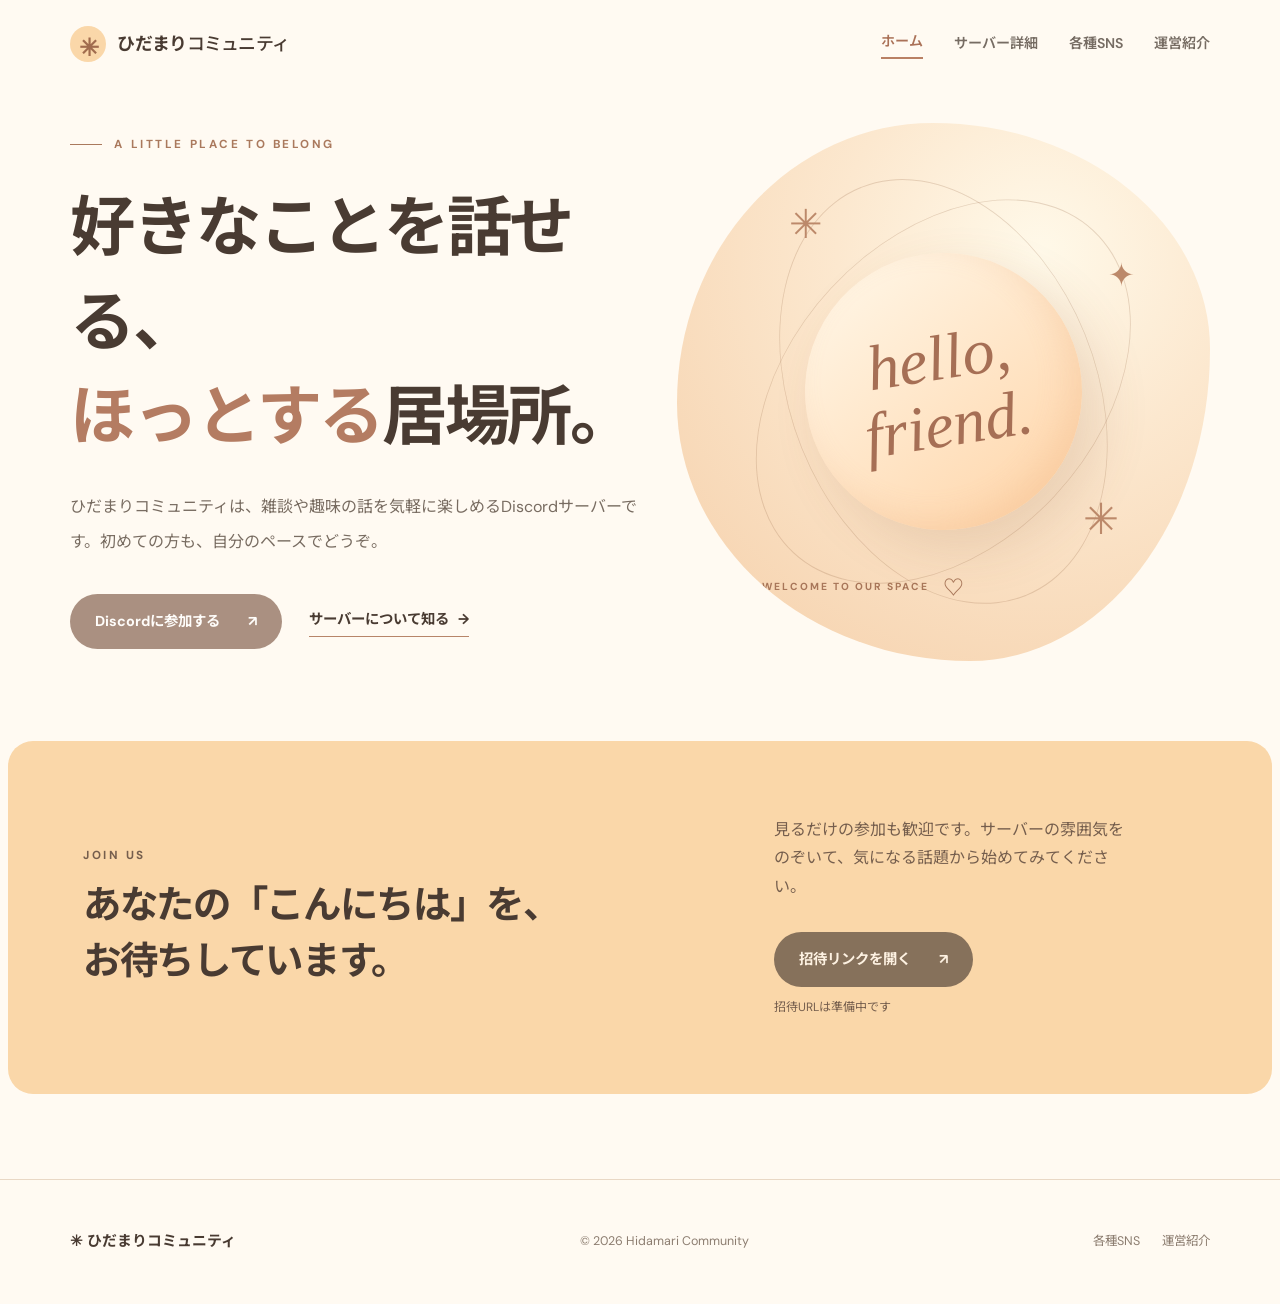
<file: index.html>
<!doctype html>
<html lang="ja">
<head>
  <meta charset="utf-8">
  <meta name="viewport" content="width=device-width, initial-scale=1">
  <meta name="theme-color" content="#fad7a9">
  <meta name="description" content="ひだまりコミュニティの公式サイト。サーバーの概要と参加方法をご案内します。">
  <title>ホーム | ひだまりコミュニティ</title>
  <link rel="stylesheet" href="styles.css">
  <script src="script.js" defer></script>
</head>
<body data-page="home">
  <header class="site-header">
    <a class="brand" href="index.html" aria-label="ひだまりコミュニティ ホーム"><span class="brand-mark" aria-hidden="true">✳</span><span>ひだまり<span class="brand-light">コミュニティ</span></span></a>
    <button class="menu-toggle" type="button" aria-label="メニューを開く" aria-expanded="false" aria-controls="site-nav"><span></span><span></span><span></span></button>
    <nav id="site-nav" class="site-nav" aria-label="メインメニュー">
      <a href="index.html" aria-current="page">ホーム</a><a href="about.html">サーバー詳細</a><a href="links.html">各種SNS</a><a href="team.html">運営紹介</a>
    </nav>
  </header>

  <main>
    <section class="hero home-hero" aria-labelledby="hero-title">
      <div class="hero-copy">
        <p class="eyebrow"><span class="eyebrow-line"></span> A LITTLE PLACE TO BELONG</p>
        <h1 id="hero-title">好きなことを話せる、<br><em>ほっとする</em>居場所。</h1>
        <p class="lead">ひだまりコミュニティは、雑談や趣味の話を気軽に楽しめるDiscordサーバーです。初めての方も、自分のペースでどうぞ。</p>
        <div class="hero-actions">
          <a class="button button-primary invite-link" href="#invite" data-link="invite">Discordに参加する <span aria-hidden="true">↗</span></a>
          <a class="text-link" href="about.html">サーバーについて知る <span aria-hidden="true">→</span></a>
        </div>
      </div>
      <div class="hero-art" aria-hidden="true">
        <div class="art-orbit orbit-one"></div><div class="art-orbit orbit-two"></div>
        <div class="art-sun"><span>hello,<br>friend.</span></div>
        <div class="art-spark spark-one">✳</div><div class="art-spark spark-two">✦</div><div class="art-spark spark-three">✳</div>
        <div class="art-caption">WELCOME TO OUR SPACE <span>♡</span></div>
      </div>
    </section>

    <section id="invite" class="home-invite" aria-labelledby="invite-title">
      <div><p class="section-kicker">JOIN US</p><h2 id="invite-title">あなたの「こんにちは」を、<br>お待ちしています。</h2></div>
      <div class="invite-side"><p>見るだけの参加も歓迎です。サーバーの雰囲気をのぞいて、気になる話題から始めてみてください。</p><a class="button button-dark invite-link" href="#invite" data-link="invite">招待リンクを開く <span aria-hidden="true">↗</span></a><p class="link-note" data-link-note="invite">招待URLは準備中です</p></div>
    </section>
  </main>

  <footer class="site-footer"><a class="footer-brand" href="index.html">✳ ひだまりコミュニティ</a><span>© <span data-year></span> Hidamari Community</span><div><a href="links.html">各種SNS</a><a href="team.html">運営紹介</a></div></footer>
</body>
</html>
</file>
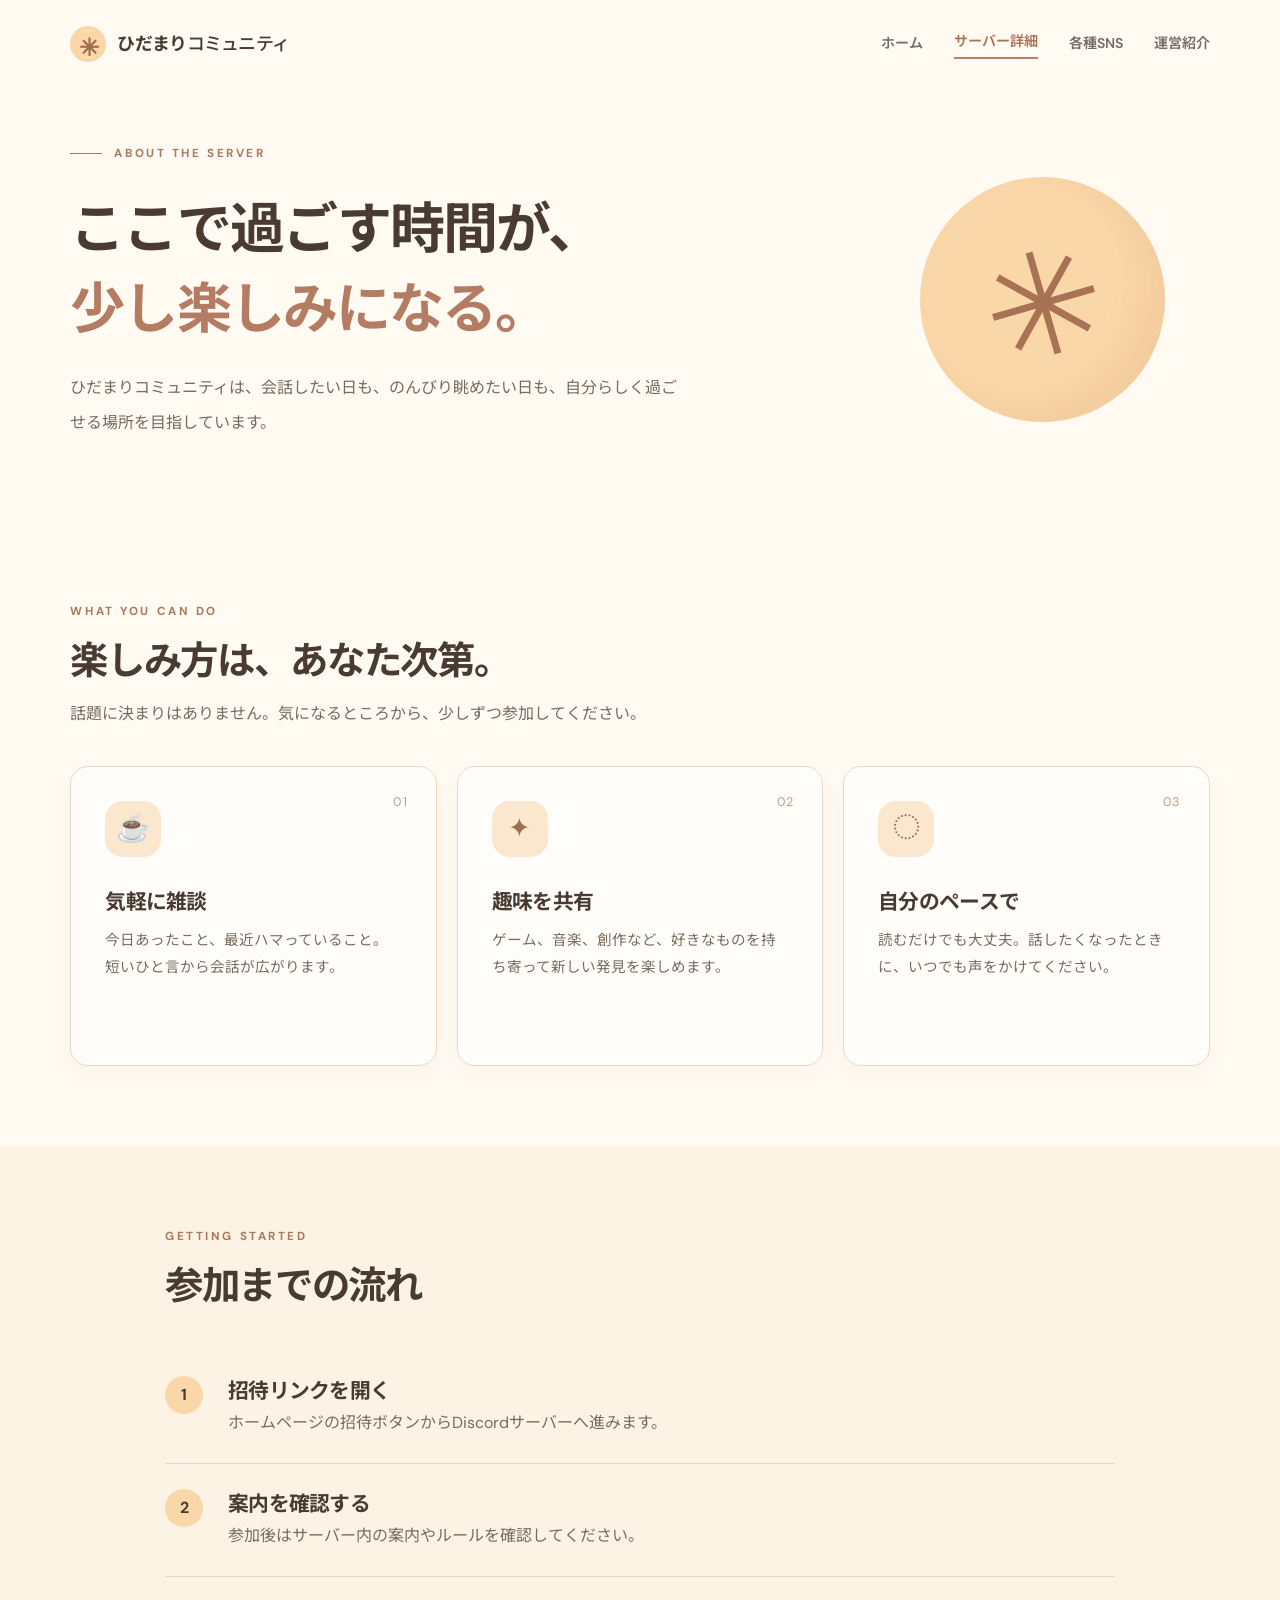
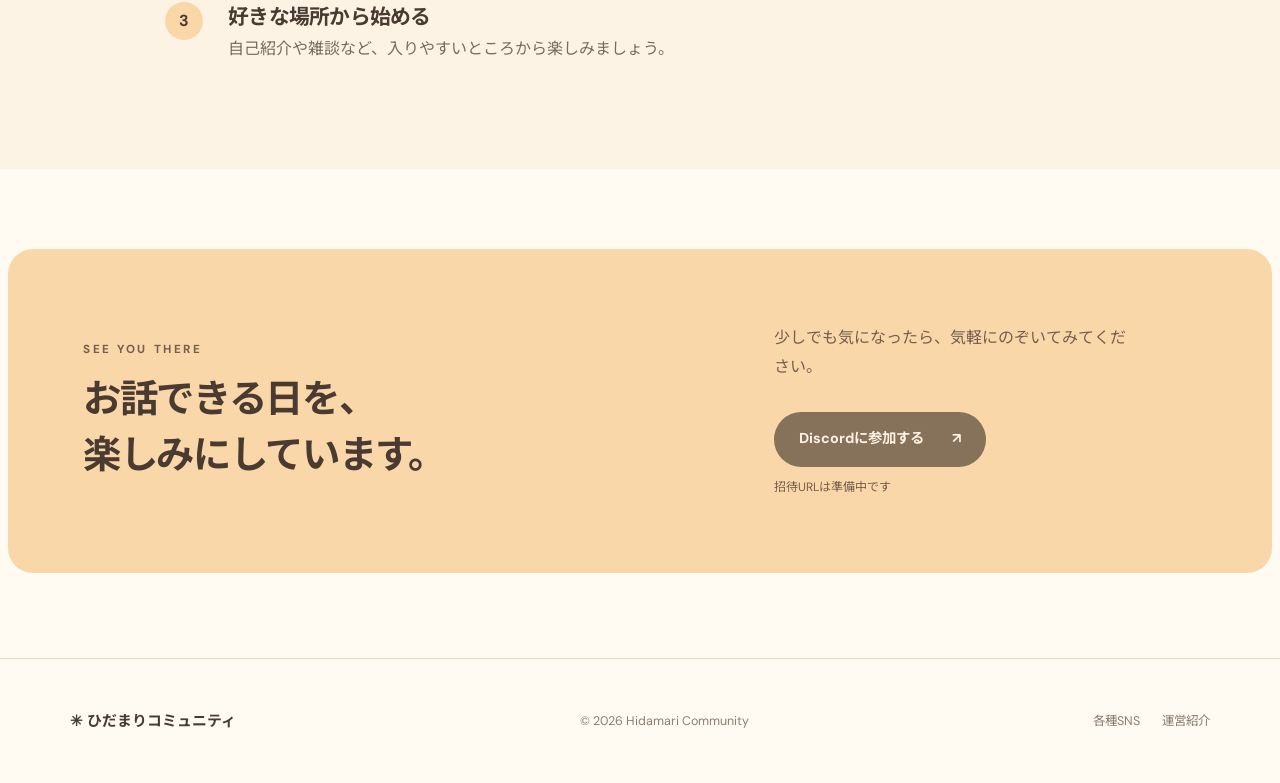
<file: about.html>
<!doctype html>
<html lang="ja">
<head>
  <meta charset="utf-8"><meta name="viewport" content="width=device-width, initial-scale=1"><meta name="theme-color" content="#fad7a9">
  <meta name="description" content="ひだまりコミュニティの楽しみ方や参加の流れをご紹介します。">
  <title>サーバー詳細 | ひだまりコミュニティ</title><link rel="stylesheet" href="styles.css"><script src="script.js" defer></script>
</head>
<body data-page="about">
  <header class="site-header"><a class="brand" href="index.html" aria-label="ひだまりコミュニティ ホーム"><span class="brand-mark" aria-hidden="true">✳</span><span>ひだまり<span class="brand-light">コミュニティ</span></span></a><button class="menu-toggle" type="button" aria-label="メニューを開く" aria-expanded="false" aria-controls="site-nav"><span></span><span></span><span></span></button><nav id="site-nav" class="site-nav" aria-label="メインメニュー"><a href="index.html">ホーム</a><a href="about.html" aria-current="page">サーバー詳細</a><a href="links.html">各種SNS</a><a href="team.html">運営紹介</a></nav></header>
  <main>
    <section class="page-hero"><div><p class="eyebrow"><span class="eyebrow-line"></span> ABOUT THE SERVER</p><h1>ここで過ごす時間が、<br><em>少し楽しみになる。</em></h1><p class="lead">ひだまりコミュニティは、会話したい日も、のんびり眺めたい日も、自分らしく過ごせる場所を目指しています。</p></div><div class="page-hero-symbol" aria-hidden="true">✳</div></section>
    <section class="content-section"><div class="section-heading"><p class="section-kicker">WHAT YOU CAN DO</p><h2>楽しみ方は、あなた次第。</h2><p>話題に決まりはありません。気になるところから、少しずつ参加してください。</p></div><div class="feature-grid"><article class="feature-card"><span class="feature-number">01</span><span class="feature-icon" aria-hidden="true">☕</span><h3>気軽に雑談</h3><p>今日あったこと、最近ハマっていること。短いひと言から会話が広がります。</p></article><article class="feature-card"><span class="feature-number">02</span><span class="feature-icon" aria-hidden="true">✦</span><h3>趣味を共有</h3><p>ゲーム、音楽、創作など、好きなものを持ち寄って新しい発見を楽しめます。</p></article><article class="feature-card"><span class="feature-number">03</span><span class="feature-icon" aria-hidden="true">◌</span><h3>自分のペースで</h3><p>読むだけでも大丈夫。話したくなったときに、いつでも声をかけてください。</p></article></div></section>
    <section class="content-section steps-section"><div class="section-heading"><p class="section-kicker">GETTING STARTED</p><h2>参加までの流れ</h2></div><ol class="steps"><li><span>1</span><div><h3>招待リンクを開く</h3><p>ホームページの招待ボタンからDiscordサーバーへ進みます。</p></div></li><li><span>2</span><div><h3>案内を確認する</h3><p>参加後はサーバー内の案内やルールを確認してください。</p></div></li><li><span>3</span><div><h3>好きな場所から始める</h3><p>自己紹介や雑談など、入りやすいところから楽しみましょう。</p></div></li></ol></section>
    <section class="closing-panel"><div><p class="section-kicker">SEE YOU THERE</p><h2>お話できる日を、<br>楽しみにしています。</h2></div><div><p>少しでも気になったら、気軽にのぞいてみてください。</p><a class="button button-dark invite-link" href="index.html#invite" data-link="invite">Discordに参加する <span aria-hidden="true">↗</span></a><p class="link-note" data-link-note="invite">招待URLは準備中です</p></div></section>
  </main><footer class="site-footer"><a class="footer-brand" href="index.html">✳ ひだまりコミュニティ</a><span>© <span data-year></span> Hidamari Community</span><div><a href="links.html">各種SNS</a><a href="team.html">運営紹介</a></div></footer>
</body></html>
</file>
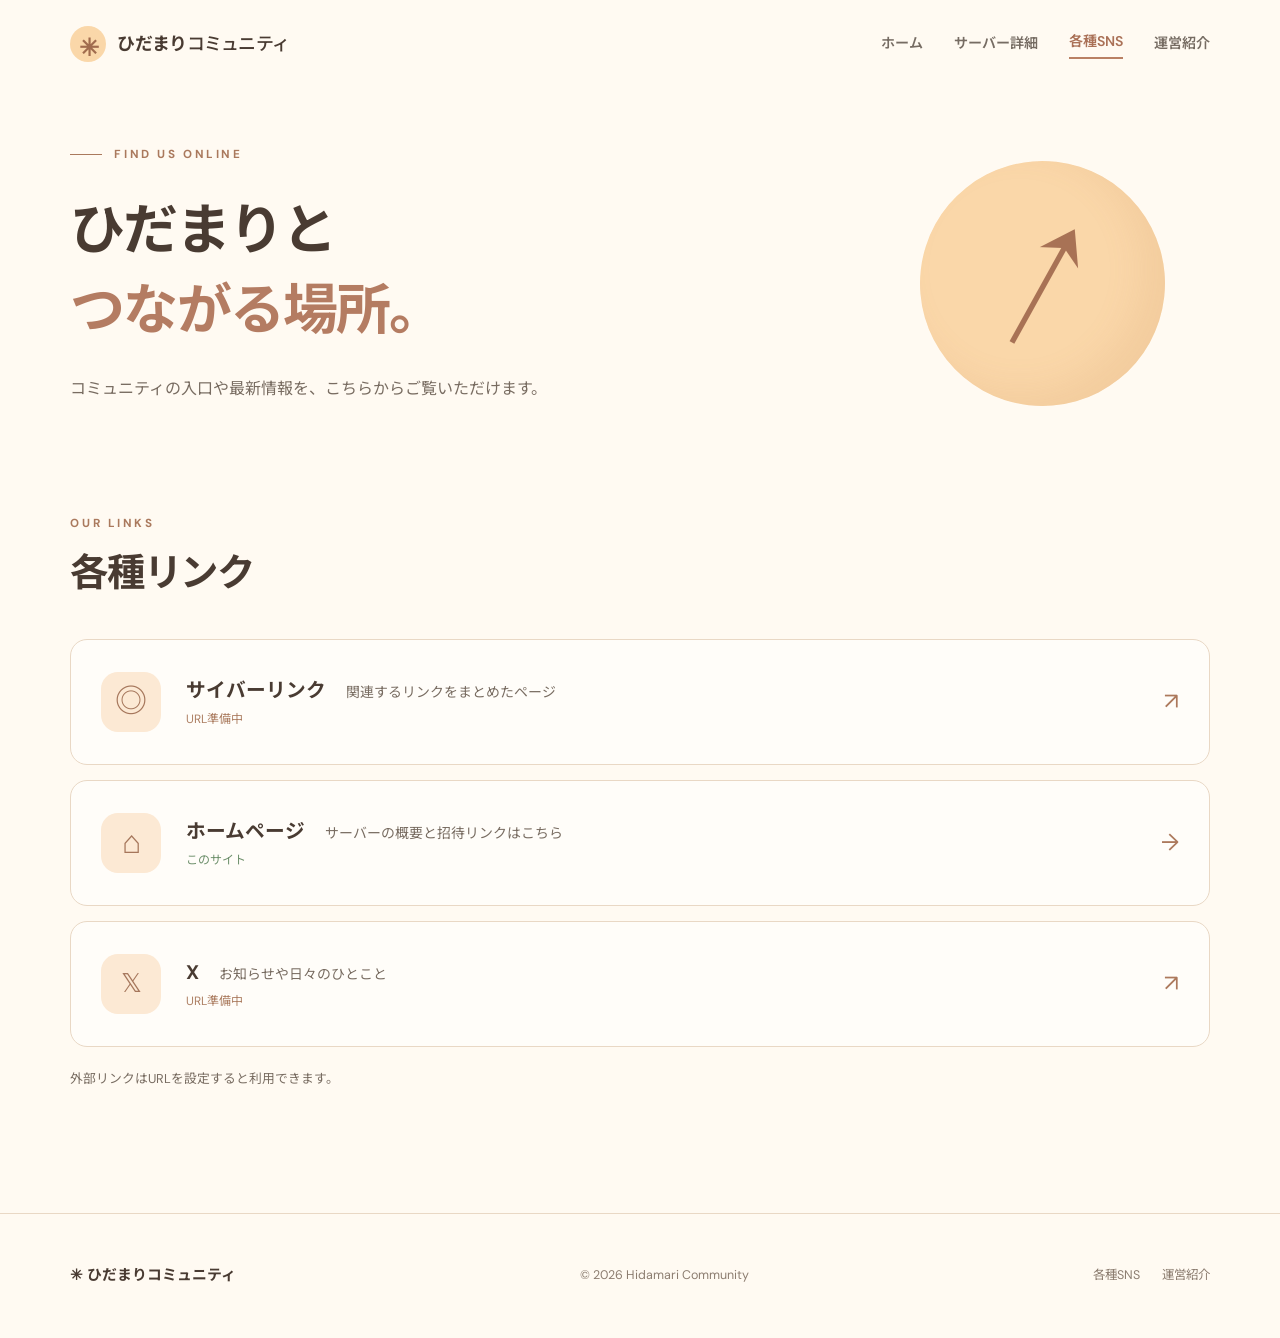
<file: links.html>
<!doctype html>
<html lang="ja">
<head><meta charset="utf-8"><meta name="viewport" content="width=device-width, initial-scale=1"><meta name="theme-color" content="#fad7a9"><meta name="description" content="ひだまりコミュニティの各種SNS・関連リンクをまとめています。"><title>各種SNS | ひだまりコミュニティ</title><link rel="stylesheet" href="styles.css"><script src="script.js" defer></script></head>
<body data-page="links"><header class="site-header"><a class="brand" href="index.html" aria-label="ひだまりコミュニティ ホーム"><span class="brand-mark" aria-hidden="true">✳</span><span>ひだまり<span class="brand-light">コミュニティ</span></span></a><button class="menu-toggle" type="button" aria-label="メニューを開く" aria-expanded="false" aria-controls="site-nav"><span></span><span></span><span></span></button><nav id="site-nav" class="site-nav" aria-label="メインメニュー"><a href="index.html">ホーム</a><a href="about.html">サーバー詳細</a><a href="links.html" aria-current="page">各種SNS</a><a href="team.html">運営紹介</a></nav></header>
<main><section class="page-hero"><div><p class="eyebrow"><span class="eyebrow-line"></span> FIND US ONLINE</p><h1>ひだまりと<br><em>つながる場所。</em></h1><p class="lead">コミュニティの入口や最新情報を、こちらからご覧いただけます。</p></div><div class="page-hero-symbol" aria-hidden="true">↗</div></section>
<section class="content-section links-section"><div class="section-heading"><p class="section-kicker">OUR LINKS</p><h2>各種リンク</h2></div><div class="link-list"><a class="link-card" href="#" data-link="cyber"><span class="link-card-icon" aria-hidden="true">◎</span><span class="link-card-body"><strong>サイバーリンク</strong><small>関連するリンクをまとめたページ</small><span class="link-status" data-link-note="cyber">URL準備中</span></span><span class="link-card-arrow" aria-hidden="true">↗</span></a><a class="link-card" href="index.html"><span class="link-card-icon" aria-hidden="true">⌂</span><span class="link-card-body"><strong>ホームページ</strong><small>サーバーの概要と招待リンクはこちら</small><span class="link-status link-status-live">このサイト</span></span><span class="link-card-arrow" aria-hidden="true">→</span></a><a class="link-card" href="#" data-link="x"><span class="link-card-icon x-icon" aria-hidden="true">𝕏</span><span class="link-card-body"><strong>X</strong><small>お知らせや日々のひとこと</small><span class="link-status" data-link-note="x">URL準備中</span></span><span class="link-card-arrow" aria-hidden="true">↗</span></a></div><p class="links-footnote">外部リンクはURLを設定すると利用できます。</p></section></main>
<footer class="site-footer"><a class="footer-brand" href="index.html">✳ ひだまりコミュニティ</a><span>© <span data-year></span> Hidamari Community</span><div><a href="links.html">各種SNS</a><a href="team.html">運営紹介</a></div></footer></body></html>
</file>
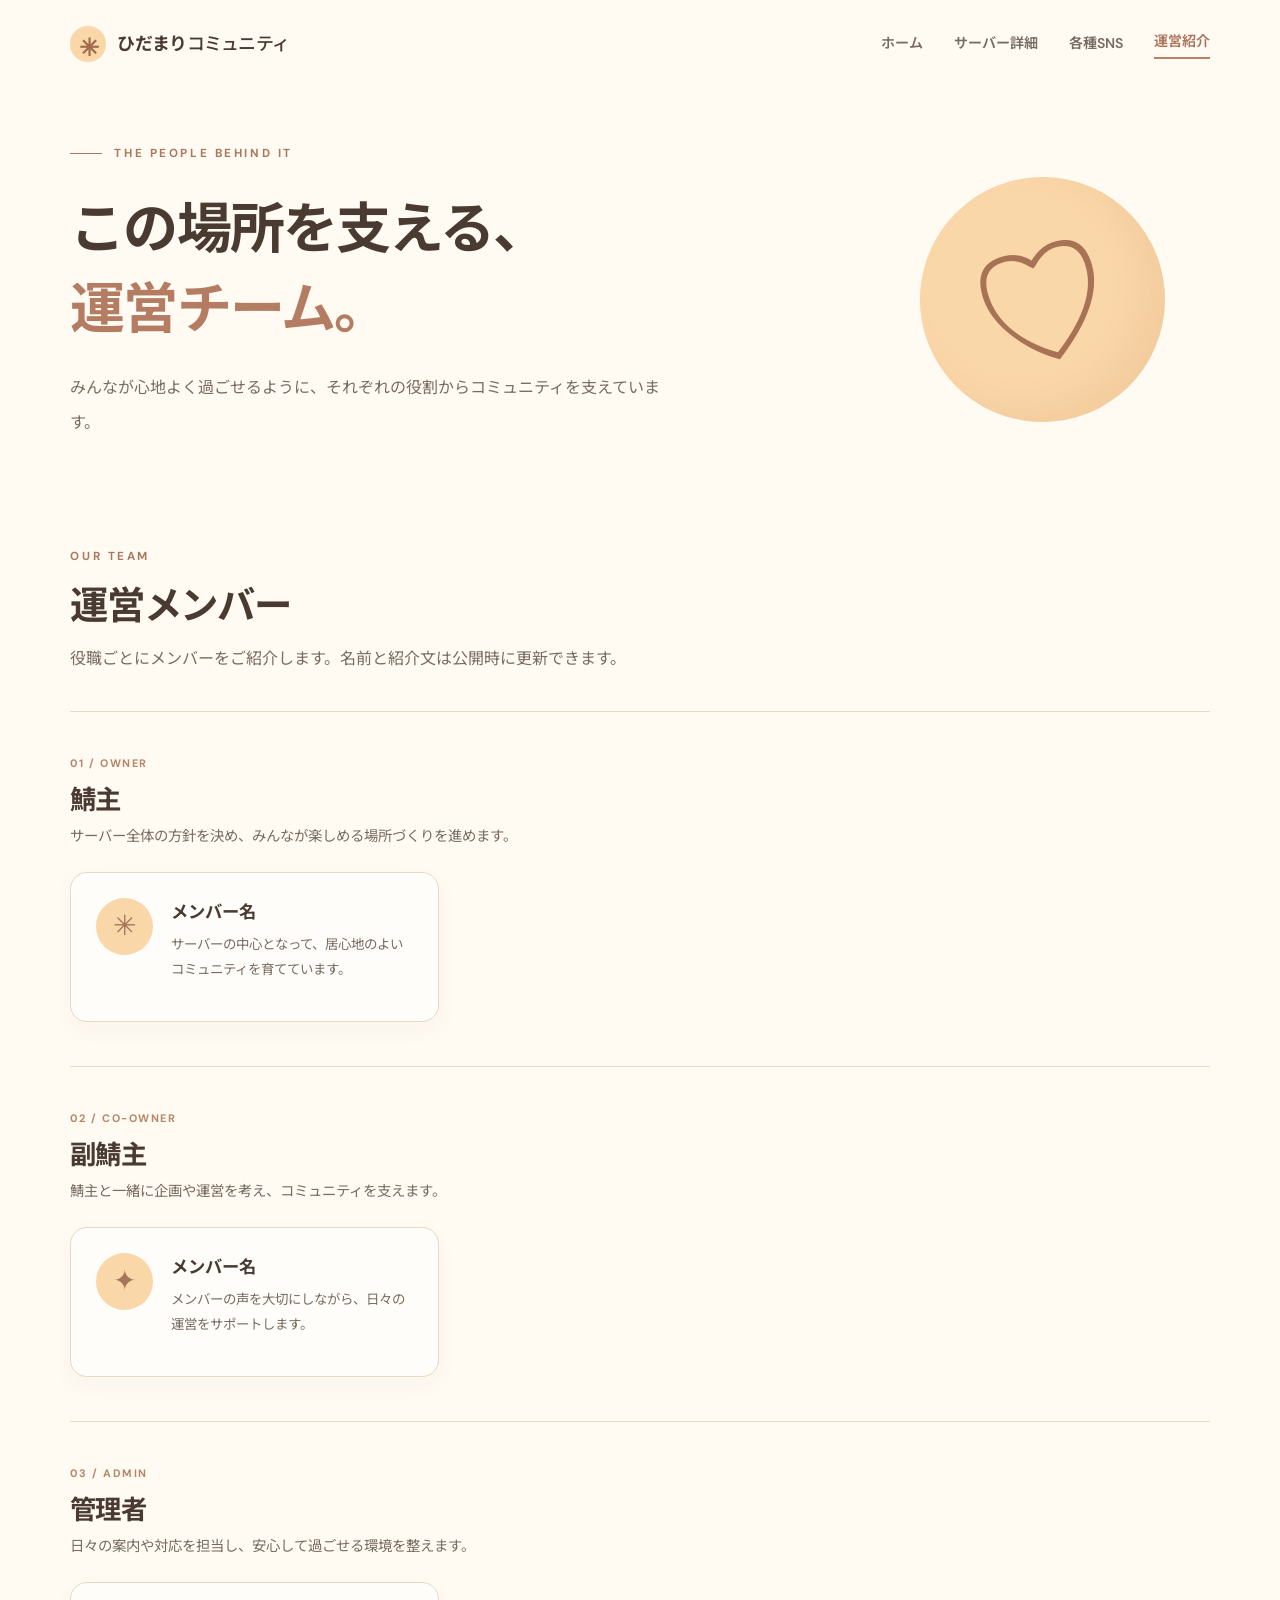
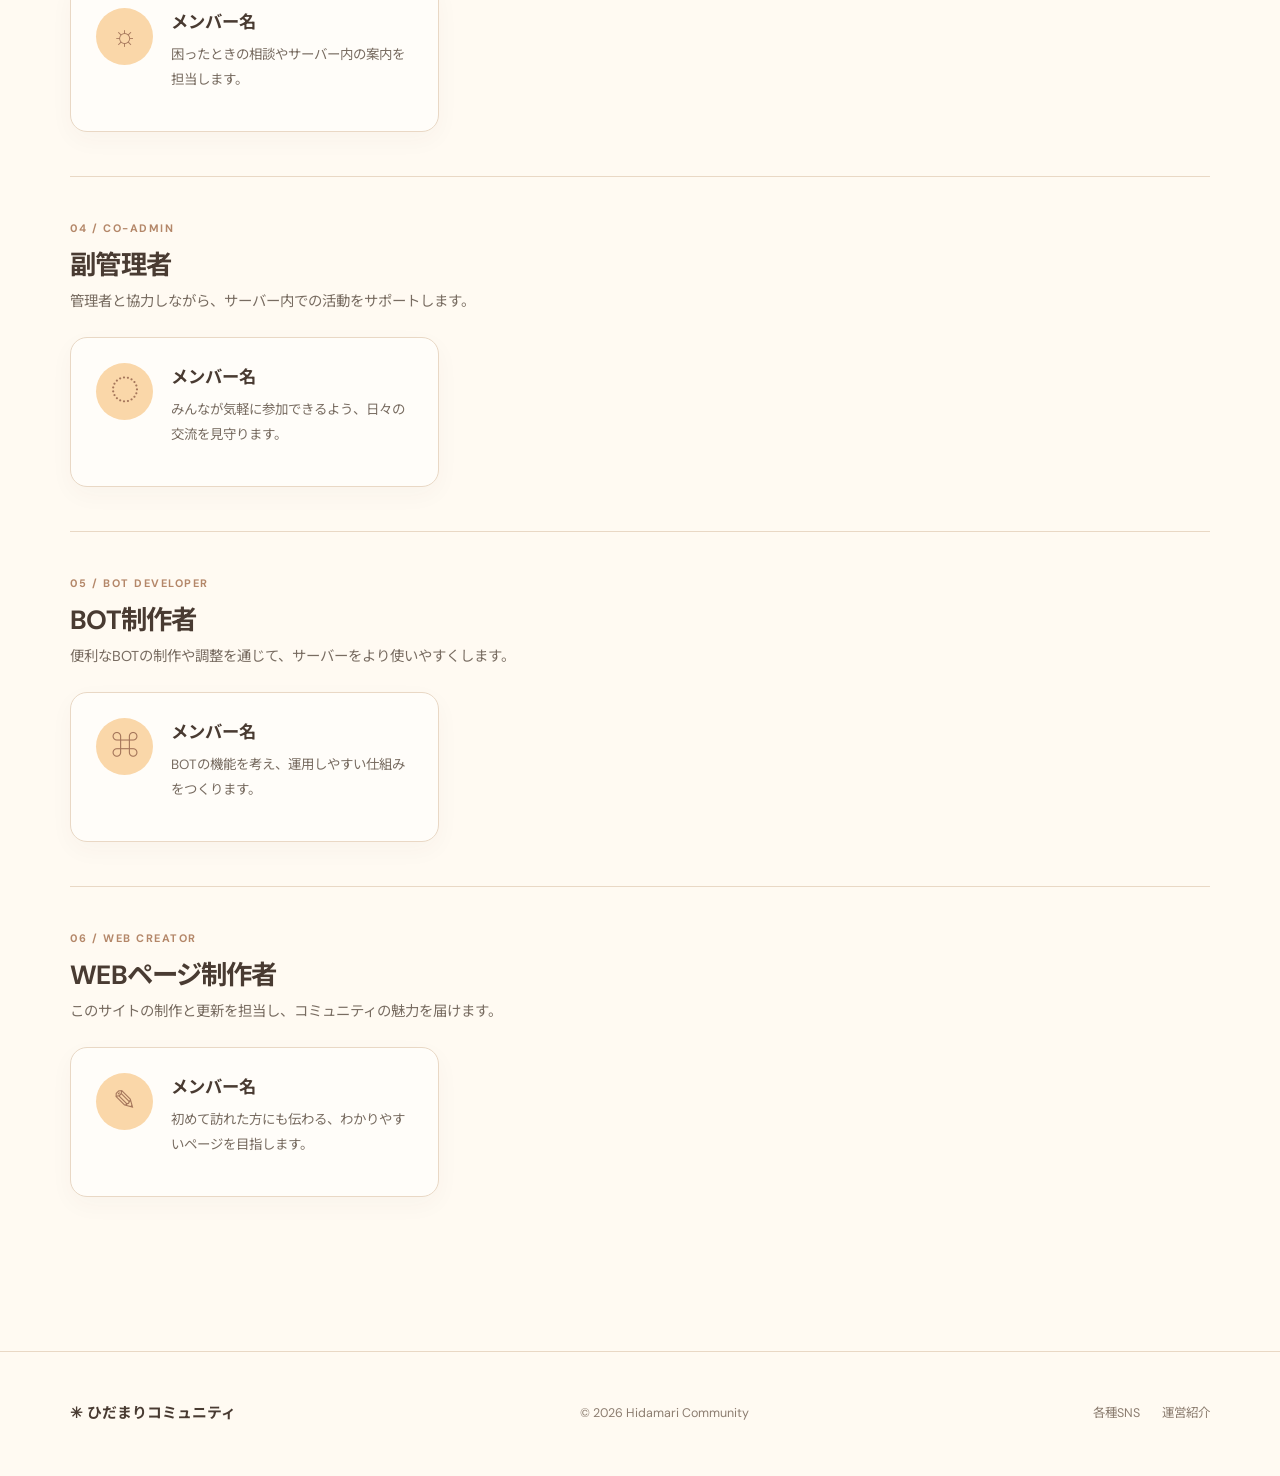
<file: team.html>
<!doctype html>
<html lang="ja">
<head>
  <meta charset="utf-8"><meta name="viewport" content="width=device-width, initial-scale=1"><meta name="theme-color" content="#fad7a9">
  <meta name="description" content="ひだまりコミュニティを支える運営メンバーをご紹介します。">
  <title>運営紹介 | ひだまりコミュニティ</title><link rel="stylesheet" href="styles.css"><script src="script.js" defer></script>
</head>
<body data-page="team">
  <header class="site-header"><a class="brand" href="index.html" aria-label="ひだまりコミュニティ ホーム"><span class="brand-mark" aria-hidden="true">✳</span><span>ひだまり<span class="brand-light">コミュニティ</span></span></a><button class="menu-toggle" type="button" aria-label="メニューを開く" aria-expanded="false" aria-controls="site-nav"><span></span><span></span><span></span></button><nav id="site-nav" class="site-nav" aria-label="メインメニュー"><a href="index.html">ホーム</a><a href="about.html">サーバー詳細</a><a href="links.html">各種SNS</a><a href="team.html" aria-current="page">運営紹介</a></nav></header>
  <main>
    <section class="page-hero"><div><p class="eyebrow"><span class="eyebrow-line"></span> THE PEOPLE BEHIND IT</p><h1>この場所を支える、<br><em>運営チーム。</em></h1><p class="lead">みんなが心地よく過ごせるように、それぞれの役割からコミュニティを支えています。</p></div><div class="page-hero-symbol" aria-hidden="true">♡</div></section>
    <div class="content-section team-section">
      <div class="section-heading"><p class="section-kicker">OUR TEAM</p><h2>運営メンバー</h2><p>役職ごとにメンバーをご紹介します。名前と紹介文は公開時に更新できます。</p></div>

      <section class="role-section" aria-labelledby="role-owner"><div class="role-heading"><span class="role-index">01 / OWNER</span><h3 id="role-owner">鯖主</h3><p>サーバー全体の方針を決め、みんなが楽しめる場所づくりを進めます。</p></div><div class="member-grid"><article class="member-card"><div class="avatar" aria-hidden="true">✳</div><div><h4>メンバー名</h4><p>サーバーの中心となって、居心地のよいコミュニティを育てています。</p></div></article></div></section>

      <section class="role-section" aria-labelledby="role-co-owner"><div class="role-heading"><span class="role-index">02 / CO-OWNER</span><h3 id="role-co-owner">副鯖主</h3><p>鯖主と一緒に企画や運営を考え、コミュニティを支えます。</p></div><div class="member-grid"><article class="member-card"><div class="avatar" aria-hidden="true">✦</div><div><h4>メンバー名</h4><p>メンバーの声を大切にしながら、日々の運営をサポートします。</p></div></article></div></section>

      <section class="role-section" aria-labelledby="role-admin"><div class="role-heading"><span class="role-index">03 / ADMIN</span><h3 id="role-admin">管理者</h3><p>日々の案内や対応を担当し、安心して過ごせる環境を整えます。</p></div><div class="member-grid"><article class="member-card"><div class="avatar" aria-hidden="true">☼</div><div><h4>メンバー名</h4><p>困ったときの相談やサーバー内の案内を担当します。</p></div></article></div></section>

      <section class="role-section" aria-labelledby="role-co-admin"><div class="role-heading"><span class="role-index">04 / CO-ADMIN</span><h3 id="role-co-admin">副管理者</h3><p>管理者と協力しながら、サーバー内での活動をサポートします。</p></div><div class="member-grid"><article class="member-card"><div class="avatar" aria-hidden="true">◌</div><div><h4>メンバー名</h4><p>みんなが気軽に参加できるよう、日々の交流を見守ります。</p></div></article></div></section>

      <section class="role-section" aria-labelledby="role-bot"><div class="role-heading"><span class="role-index">05 / BOT DEVELOPER</span><h3 id="role-bot">BOT制作者</h3><p>便利なBOTの制作や調整を通じて、サーバーをより使いやすくします。</p></div><div class="member-grid"><article class="member-card"><div class="avatar" aria-hidden="true">⌘</div><div><h4>メンバー名</h4><p>BOTの機能を考え、運用しやすい仕組みをつくります。</p></div></article></div></section>

      <section class="role-section" aria-labelledby="role-web"><div class="role-heading"><span class="role-index">06 / WEB CREATOR</span><h3 id="role-web">WEBページ制作者</h3><p>このサイトの制作と更新を担当し、コミュニティの魅力を届けます。</p></div><div class="member-grid"><article class="member-card"><div class="avatar" aria-hidden="true">✎</div><div><h4>メンバー名</h4><p>初めて訪れた方にも伝わる、わかりやすいページを目指します。</p></div></article></div></section>
    </div>
  </main>
  <footer class="site-footer"><a class="footer-brand" href="index.html">✳ ひだまりコミュニティ</a><span>© <span data-year></span> Hidamari Community</span><div><a href="links.html">各種SNS</a><a href="team.html">運営紹介</a></div></footer>
</body>
</html>
</file>
<file: styles.css>
@import url('https://fonts.googleapis.com/css2?family=DM+Sans:wght@400;500;600;700&family=Noto+Sans+JP:wght@400;500;600;700&display=swap');

:root{--peach:rgb(250,215,169);--peach-light:#fff0dd;--cream:#fffaf2;--ink:#493b32;--muted:#786c61;--line:#e9d8c5;--brown:#7e5946;--white:#fffdf9;--shadow:0 18px 55px rgba(94,64,40,.10)}
*{box-sizing:border-box}html{scroll-behavior:smooth}body{margin:0;background:var(--cream);color:var(--ink);font-family:'DM Sans','Noto Sans JP',sans-serif;line-height:1.8;-webkit-font-smoothing:antialiased}a{color:inherit;text-decoration:none}button{font:inherit}a:focus-visible,button:focus-visible{outline:3px solid #9d654c;outline-offset:4px}h1,h2,h3,p{margin-top:0}h1,h2,h3{line-height:1.45;letter-spacing:-.035em}h1{font-size:clamp(2.6rem,5.1vw,5.25rem);font-weight:700}h2{font-size:clamp(2rem,3vw,3.1rem);font-weight:700}h3{font-size:1.3rem}em{font-style:normal;color:#b47c62}p{color:var(--muted)}
.site-header{height:88px;max-width:1440px;margin:auto;padding:0 clamp(24px,5.5vw,88px);display:flex;align-items:center;justify-content:space-between;position:relative;z-index:20}.brand{display:inline-flex;align-items:center;gap:11px;font-size:1.12rem;font-weight:700;letter-spacing:-.04em;white-space:nowrap}.brand-mark{display:grid;place-items:center;width:36px;height:36px;border-radius:50%;background:var(--peach);color:#a16c4e;font-size:1.5rem}.brand-light{font-weight:500}.site-nav{display:flex;align-items:center;gap:clamp(20px,2.4vw,36px)}.site-nav a{font-size:.88rem;font-weight:600;color:#766c63;transition:color .2s}.site-nav a:hover,.site-nav a[aria-current]{color:#aa7157}.site-nav a[aria-current]::after{content:'';display:block;height:2px;margin-top:2px;background:#b98064}.menu-toggle{display:none}
.hero,.page-hero{max-width:1440px;margin:auto;padding-inline:clamp(24px,5.5vw,88px)}.home-hero{min-height:650px;display:grid;grid-template-columns:1.04fr .96fr;align-items:center;gap:30px;padding-top:35px;padding-bottom:80px}.eyebrow,.section-kicker{color:#aa795d;font-size:.73rem;font-weight:700;letter-spacing:.22em}.eyebrow{display:flex;align-items:center;gap:12px;margin-bottom:26px}.eyebrow-line{display:inline-block;width:32px;height:1px;background:#aa795d}.hero-copy h1{margin-bottom:24px}.lead{max-width:610px;font-size:1rem;line-height:2.2}.hero-actions{display:flex;align-items:center;flex-wrap:wrap;gap:27px;margin-top:35px}.button{display:inline-flex;align-items:center;justify-content:center;gap:28px;min-height:55px;padding:12px 25px;border-radius:100px;font-size:.9rem;font-weight:700;transition:transform .2s,box-shadow .2s,background .2s}.button:hover{transform:translateY(-3px);box-shadow:var(--shadow)}.button-primary{background:var(--brown);color:#fff}.button-dark{background:var(--ink);color:#fff}.button.is-unavailable{opacity:.65;cursor:not-allowed}.button.is-unavailable:hover{transform:none;box-shadow:none}.text-link{font-size:.9rem;font-weight:700;border-bottom:1px solid #b78569;padding-bottom:4px}.text-link span{margin-left:6px}
.hero-art{height:min(42vw,540px);min-height:430px;position:relative;display:grid;place-items:center;overflow:hidden;border-radius:48% 52% 45% 55% / 52% 42% 58% 48%;background:radial-gradient(circle at 68% 24%,#fff9e9 0,#fce8cf 37%,#f5cfa9 100%)}.art-orbit{position:absolute;border:1px solid rgba(151,106,73,.24);border-radius:50%;width:82%;height:82%;transform:rotate(-22deg) scaleX(.7)}.orbit-two{transform:rotate(43deg) scaleX(.7)}.art-sun{width:52%;aspect-ratio:1;border-radius:50%;display:grid;place-items:center;background:linear-gradient(150deg,#fff8ea,#ffd4a7);box-shadow:15px 22px 50px rgba(152,96,58,.16),inset -12px -12px 30px rgba(228,159,105,.19);transform:rotate(-9deg)}.art-sun span{font-family:Georgia,serif;font-size:clamp(2.5rem,5vw,5rem);font-style:italic;line-height:1.05;color:#a66f55;text-align:center}.art-spark{position:absolute;color:#bc896a}.spark-one{top:12%;left:21%;font-size:2.5rem}.spark-two{top:23%;right:14%;font-size:2rem}.spark-three{bottom:19%;right:17%;font-size:2.7rem}.art-caption{position:absolute;bottom:10%;left:16%;font-size:.64rem;font-weight:700;letter-spacing:.2em;color:#a87659}.art-caption span{font-size:1.3rem;margin-left:10px;vertical-align:middle}
.home-invite,.closing-panel{max-width:1264px;margin:0 auto 85px;padding:clamp(38px,6vw,75px);border-radius:25px;background:var(--peach);display:grid;grid-template-columns:1fr .66fr;gap:50px;align-items:center}.home-invite h2,.closing-panel h2{margin-bottom:0}.home-invite p,.closing-panel p{color:#755e4d}.invite-side p:first-child,.closing-panel>div:last-child>p:first-child{max-width:360px}.invite-side .button,.closing-panel .button{margin-top:14px}.link-note{font-size:.75rem;margin:10px 0 0}.section-kicker{margin-bottom:12px}
.page-hero{min-height:400px;display:grid;grid-template-columns:1fr 290px;align-items:center;gap:40px;padding-top:55px;padding-bottom:65px}.page-hero h1{font-size:clamp(2.6rem,4.3vw,4.6rem);margin-bottom:20px}.page-hero-symbol{width:245px;height:245px;border-radius:50%;display:grid;place-items:center;background:var(--peach);color:#a87255;font-family:Georgia,serif;font-size:9rem;transform:rotate(-16deg);box-shadow:inset -18px -20px 35px rgba(199,134,83,.12)}.content-section{max-width:1440px;margin:auto;padding:80px clamp(24px,5.5vw,88px)}.section-heading{margin-bottom:37px}.section-heading h2{margin-bottom:10px}.section-heading p:last-child{max-width:650px}.feature-grid,.team-grid{display:grid;grid-template-columns:repeat(3,1fr);gap:20px}.feature-card,.team-card{background:var(--white);border:1px solid var(--line);border-radius:18px;padding:34px;box-shadow:0 8px 24px rgba(92,69,50,.035)}.feature-card{min-height:300px;position:relative}.feature-number{position:absolute;right:28px;top:24px;font-size:.78rem;letter-spacing:.1em;color:#ba9e86}.feature-icon{width:56px;height:56px;border-radius:18px;background:#fbe7ce;display:grid;place-items:center;font-size:1.7rem;color:#9d7055;margin-bottom:30px}.feature-card h3,.team-card h3{margin-bottom:10px}.feature-card p,.team-card p{margin-bottom:0;font-size:.91rem;line-height:1.9}.steps-section{background:#fdf3e5;max-width:none;padding-inline:max(clamp(24px,5.5vw,88px),calc((100vw - 1264px)/2))}.steps-section .section-heading,.steps{max-width:950px;margin-left:auto;margin-right:auto}.steps{list-style:none;padding:0;margin-bottom:0}.steps li{display:flex;gap:25px;padding:25px 0;border-bottom:1px solid #e8d6bf}.steps li:last-child{border:0}.steps li>span{width:38px;height:38px;flex:0 0 38px;border-radius:50%;display:grid;place-items:center;background:var(--peach);font-weight:700}.steps h3{margin-bottom:3px}.steps p{margin-bottom:0}.closing-panel{margin-top:80px}
.links-section{padding-top:25px;padding-bottom:110px}.link-list{display:grid;gap:15px}.link-card{display:grid;grid-template-columns:65px 1fr auto;align-items:center;gap:20px;min-height:126px;padding:20px 30px;background:var(--white);border:1px solid var(--line);border-radius:17px;transition:transform .2s,box-shadow .2s}.link-card:hover{transform:translateY(-3px);box-shadow:var(--shadow)}.link-card.is-unavailable{cursor:default}.link-card.is-unavailable:hover{transform:none;box-shadow:none}.link-card-icon{width:60px;height:60px;border-radius:17px;display:grid;place-items:center;background:#fce9d4;color:#a5765b;font-size:2rem}.x-icon{font-size:1.65rem}.link-card-body{display:flex;flex-wrap:wrap;align-items:baseline;column-gap:20px}.link-card-body strong{font-size:1.23rem}.link-card-body small{color:var(--muted);font-size:.87rem}.link-status{display:block;flex-basis:100%;font-size:.75rem;color:#ad7f63}.link-status-live{color:#6e906c}.link-card-arrow{font-size:1.45rem;color:#ac795c}.links-footnote{font-size:.8rem;margin-top:20px}
.team-section{padding-top:25px;padding-bottom:110px}.team-card{min-height:310px}.avatar{width:65px;height:65px;border-radius:50%;display:grid;place-items:center;background:var(--peach);color:#a5765b;font-size:2rem;margin-bottom:20px}.role-index{font-size:.68rem;letter-spacing:.14em;font-weight:700;color:#b48769}.team-card h3{margin-top:8px}.member-name{display:block;margin-top:18px;color:#aa8d79;font-size:.77rem;border-top:1px solid var(--line);padding-top:12px}
.site-footer{min-height:125px;padding:30px clamp(24px,5.5vw,88px);border-top:1px solid var(--line);display:flex;align-items:center;justify-content:space-between;gap:24px;max-width:1440px;margin:auto;font-size:.78rem;color:#8c7d70}.footer-brand{font-size:.93rem;font-weight:700;color:var(--ink)}.site-footer>div{display:flex;gap:22px}.site-footer a:hover{color:#aa7157}
@media(max-width:900px){.home-hero{grid-template-columns:1fr;gap:45px;padding-top:45px}.hero-art{width:min(100%,580px);height:470px;justify-self:center}.page-hero{grid-template-columns:1fr 170px}.page-hero-symbol{width:160px;height:160px;font-size:6rem}.feature-grid,.team-grid{grid-template-columns:repeat(2,1fr)}.home-invite,.closing-panel{margin-inline:24px}}
@media(max-width:680px){.site-header{height:72px}.brand{font-size:.99rem}.brand-mark{width:33px;height:33px}.menu-toggle{display:flex;width:42px;height:42px;flex-direction:column;justify-content:center;align-items:center;gap:5px;border:1px solid var(--line);background:var(--white);border-radius:12px;cursor:pointer}.menu-toggle span{width:18px;height:2px;background:var(--ink);border-radius:2px}.site-nav{display:none;position:absolute;top:68px;left:16px;right:16px;flex-direction:column;align-items:stretch;gap:0;padding:12px;background:var(--white);border:1px solid var(--line);border-radius:15px;box-shadow:var(--shadow)}.site-nav.is-open{display:flex}.site-nav a{padding:12px 15px}.site-nav a[aria-current]::after{display:none}.home-hero{min-height:auto;padding-top:55px;padding-bottom:55px}.hero-copy h1{font-size:clamp(2.7rem,10vw,4rem)}.hero-art{min-height:0;height:auto;aspect-ratio:1.08}.art-sun span{font-size:clamp(2.3rem,11vw,4rem)}.home-invite,.closing-panel{grid-template-columns:1fr;gap:18px;margin-bottom:55px;padding:30px;border-radius:18px}.page-hero{min-height:auto;grid-template-columns:1fr;padding-top:55px;padding-bottom:45px}.page-hero-symbol{display:none}.content-section{padding-top:55px;padding-bottom:55px}.feature-grid,.team-grid{grid-template-columns:1fr}.feature-card{min-height:0}.links-section,.team-section{padding-top:10px}.link-card{grid-template-columns:48px 1fr auto;gap:15px;padding:18px;min-height:110px}.link-card-icon{width:48px;height:48px;font-size:1.5rem}.link-card-body strong{font-size:1.08rem}.link-card-body small{flex-basis:100%}.site-footer{flex-direction:column;align-items:flex-start;gap:10px;padding-top:32px;padding-bottom:32px}.site-footer>div{order:2}.site-footer>span{order:3}.closing-panel{margin-top:30px}}
@media(prefers-reduced-motion:reduce){html{scroll-behavior:auto}*,*::before,*::after{transition-duration:.01ms!important;animation-duration:.01ms!important}}

/* 運営紹介: 役職見出しの下に、担当者ごとのボックスを並べる */
.role-section{padding:36px 0 44px;border-top:1px solid var(--line)}
.role-heading{margin-bottom:22px}
.role-heading h3{font-size:1.65rem;margin:5px 0 4px}
.role-heading p{margin:0;font-size:.9rem}
.member-grid{display:grid;grid-template-columns:repeat(3,minmax(0,1fr));gap:17px}
.member-card{min-height:150px;display:flex;align-items:flex-start;gap:18px;padding:25px;background:var(--white);border:1px solid var(--line);border-radius:17px;box-shadow:0 8px 24px rgba(92,69,50,.035)}
.member-card .avatar{flex:0 0 57px;width:57px;height:57px;margin:0;font-size:1.75rem}
.member-card h4{font-size:1.08rem;line-height:1.5;margin:2px 0 8px}
.member-card p{font-size:.84rem;line-height:1.8;margin:0}
@media(max-width:900px){.member-grid{grid-template-columns:repeat(2,minmax(0,1fr))}}
@media(max-width:680px){.role-section{padding:29px 0 35px}.member-grid{grid-template-columns:1fr}.member-card{min-height:0;padding:20px}.member-card .avatar{flex-basis:50px;width:50px;height:50px}}
</file>
